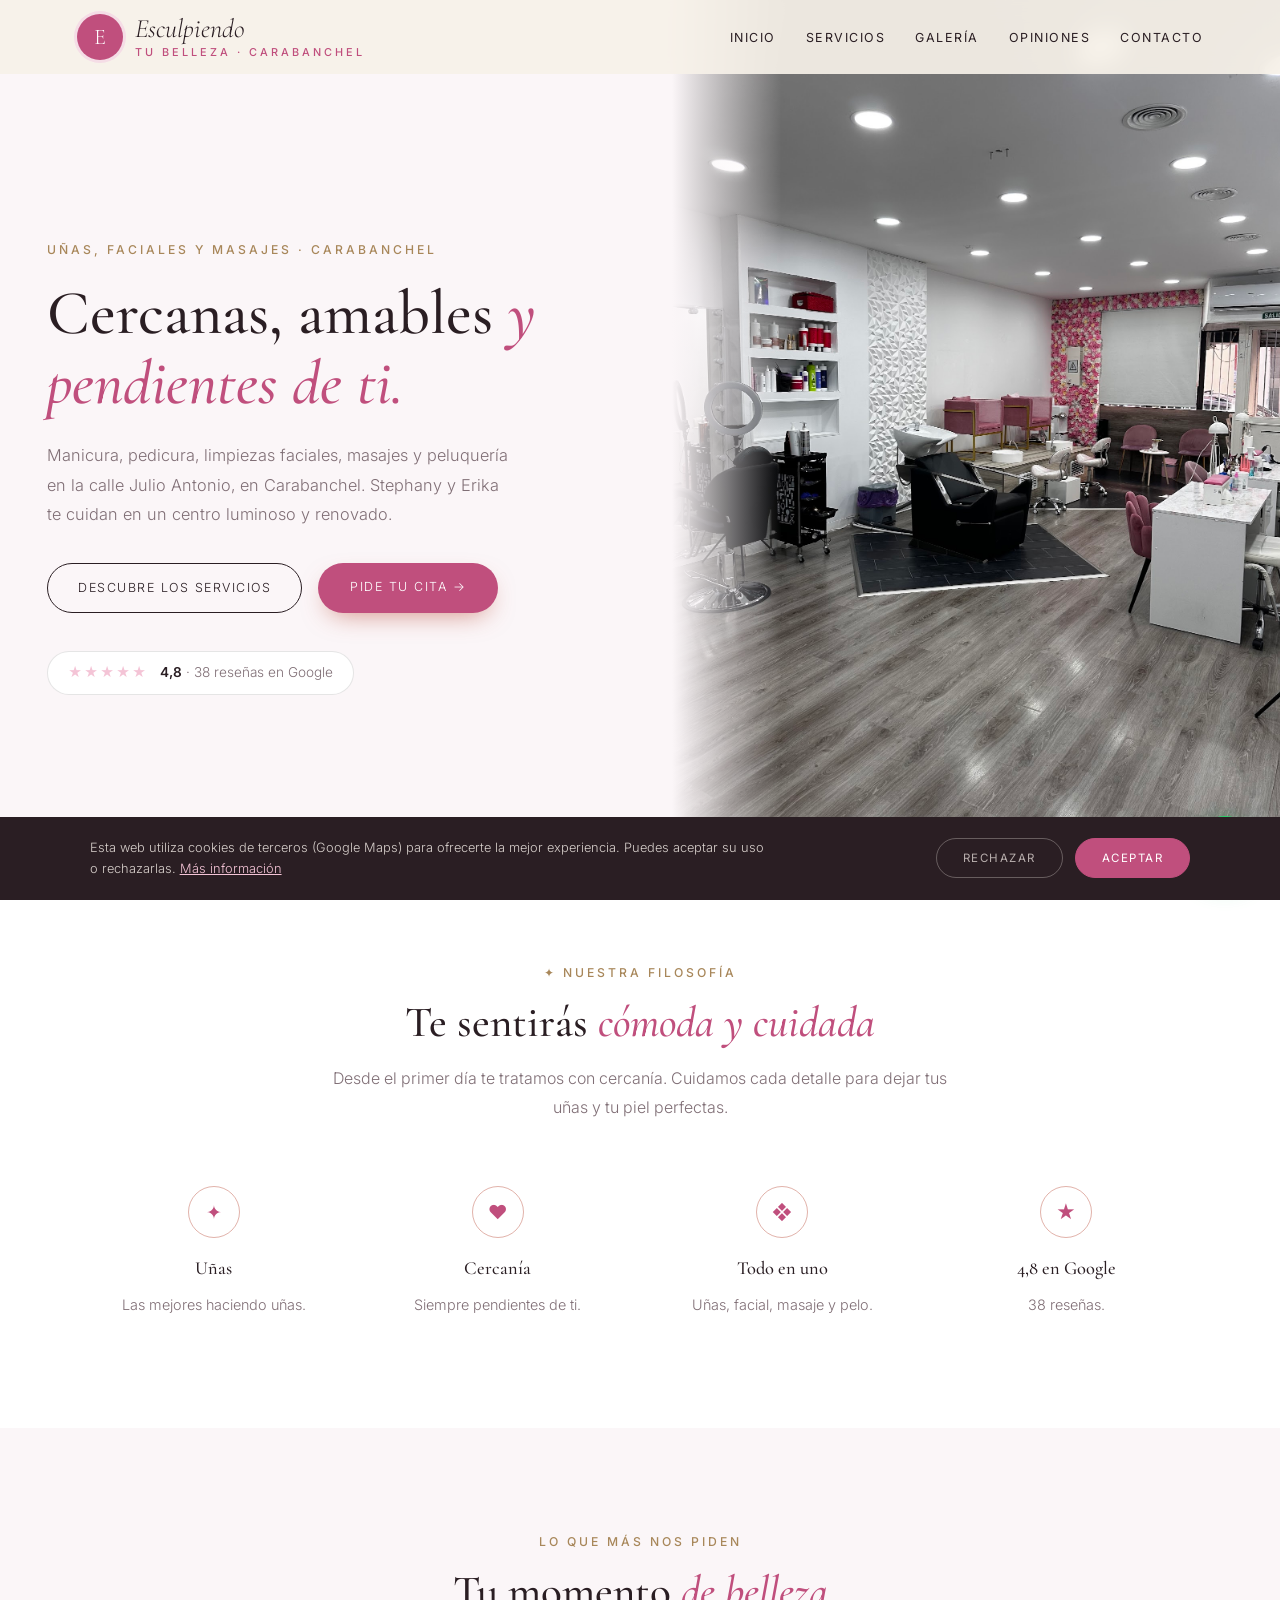
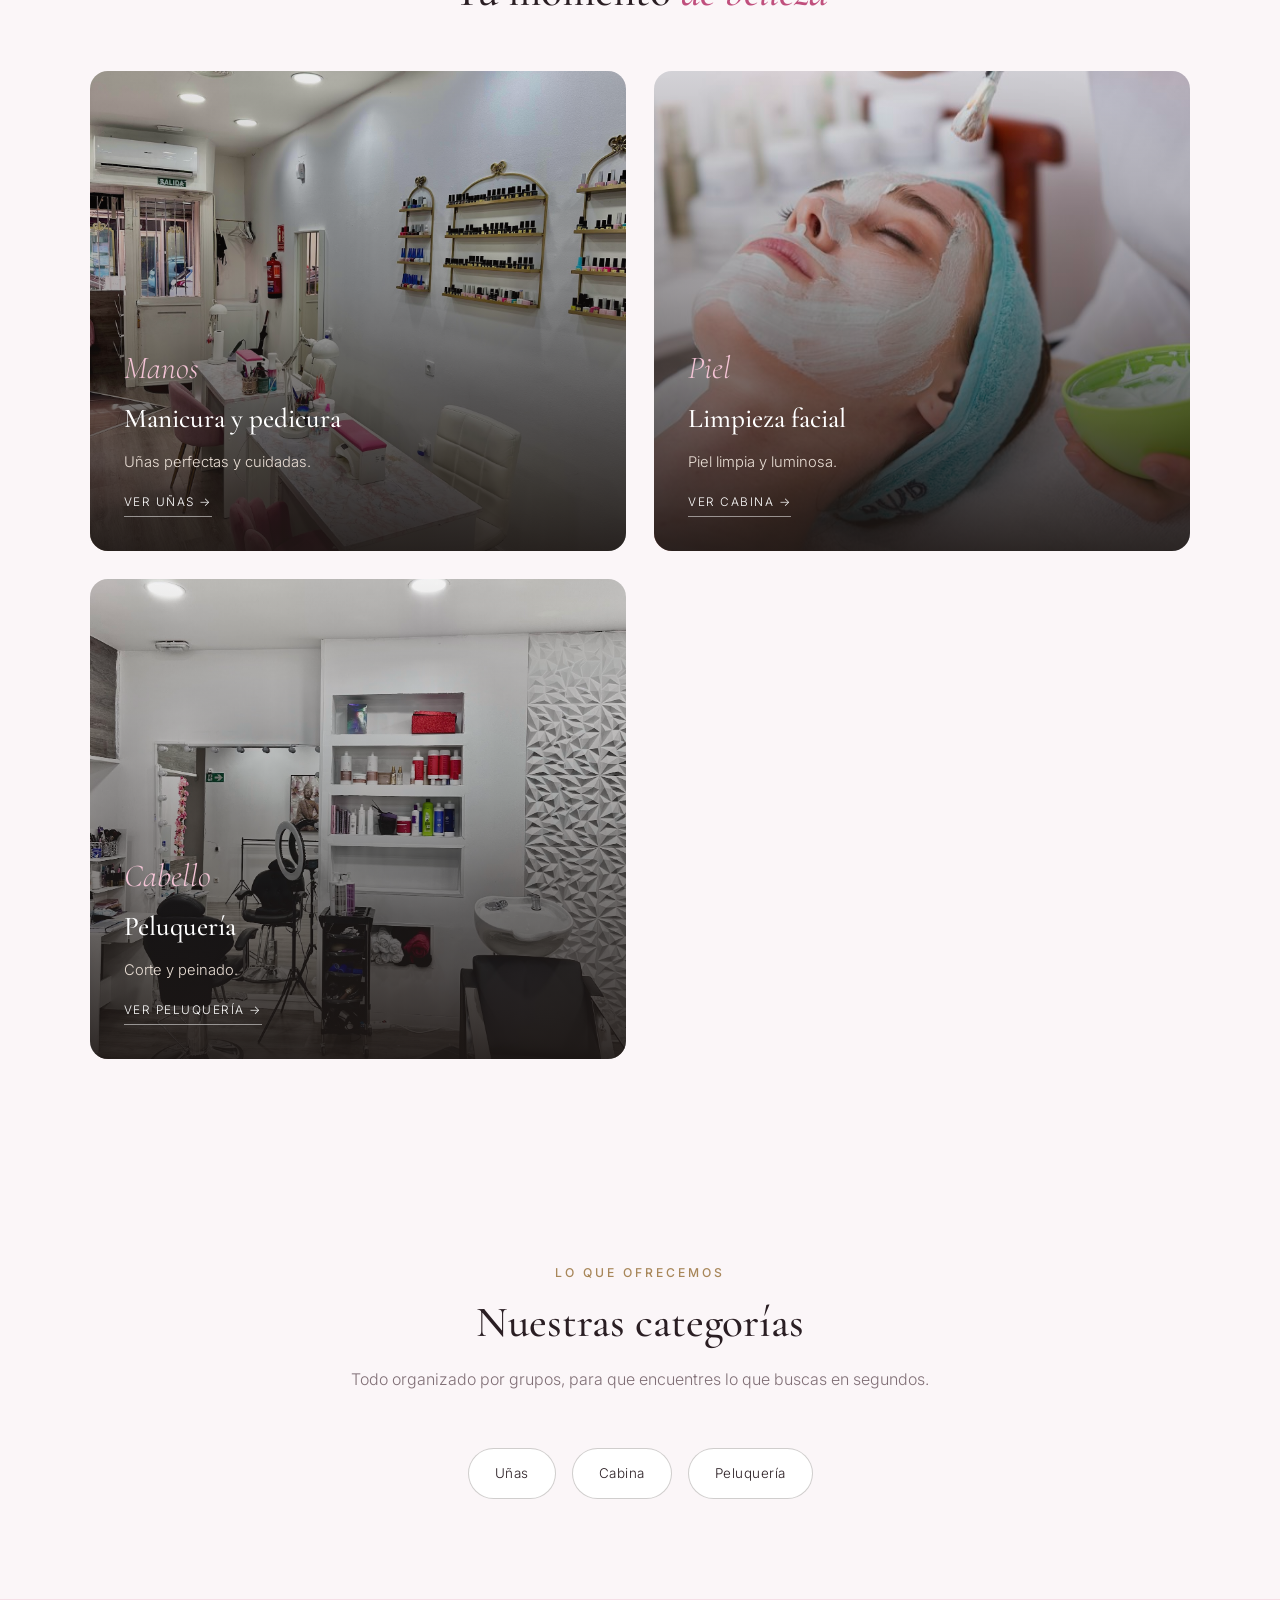
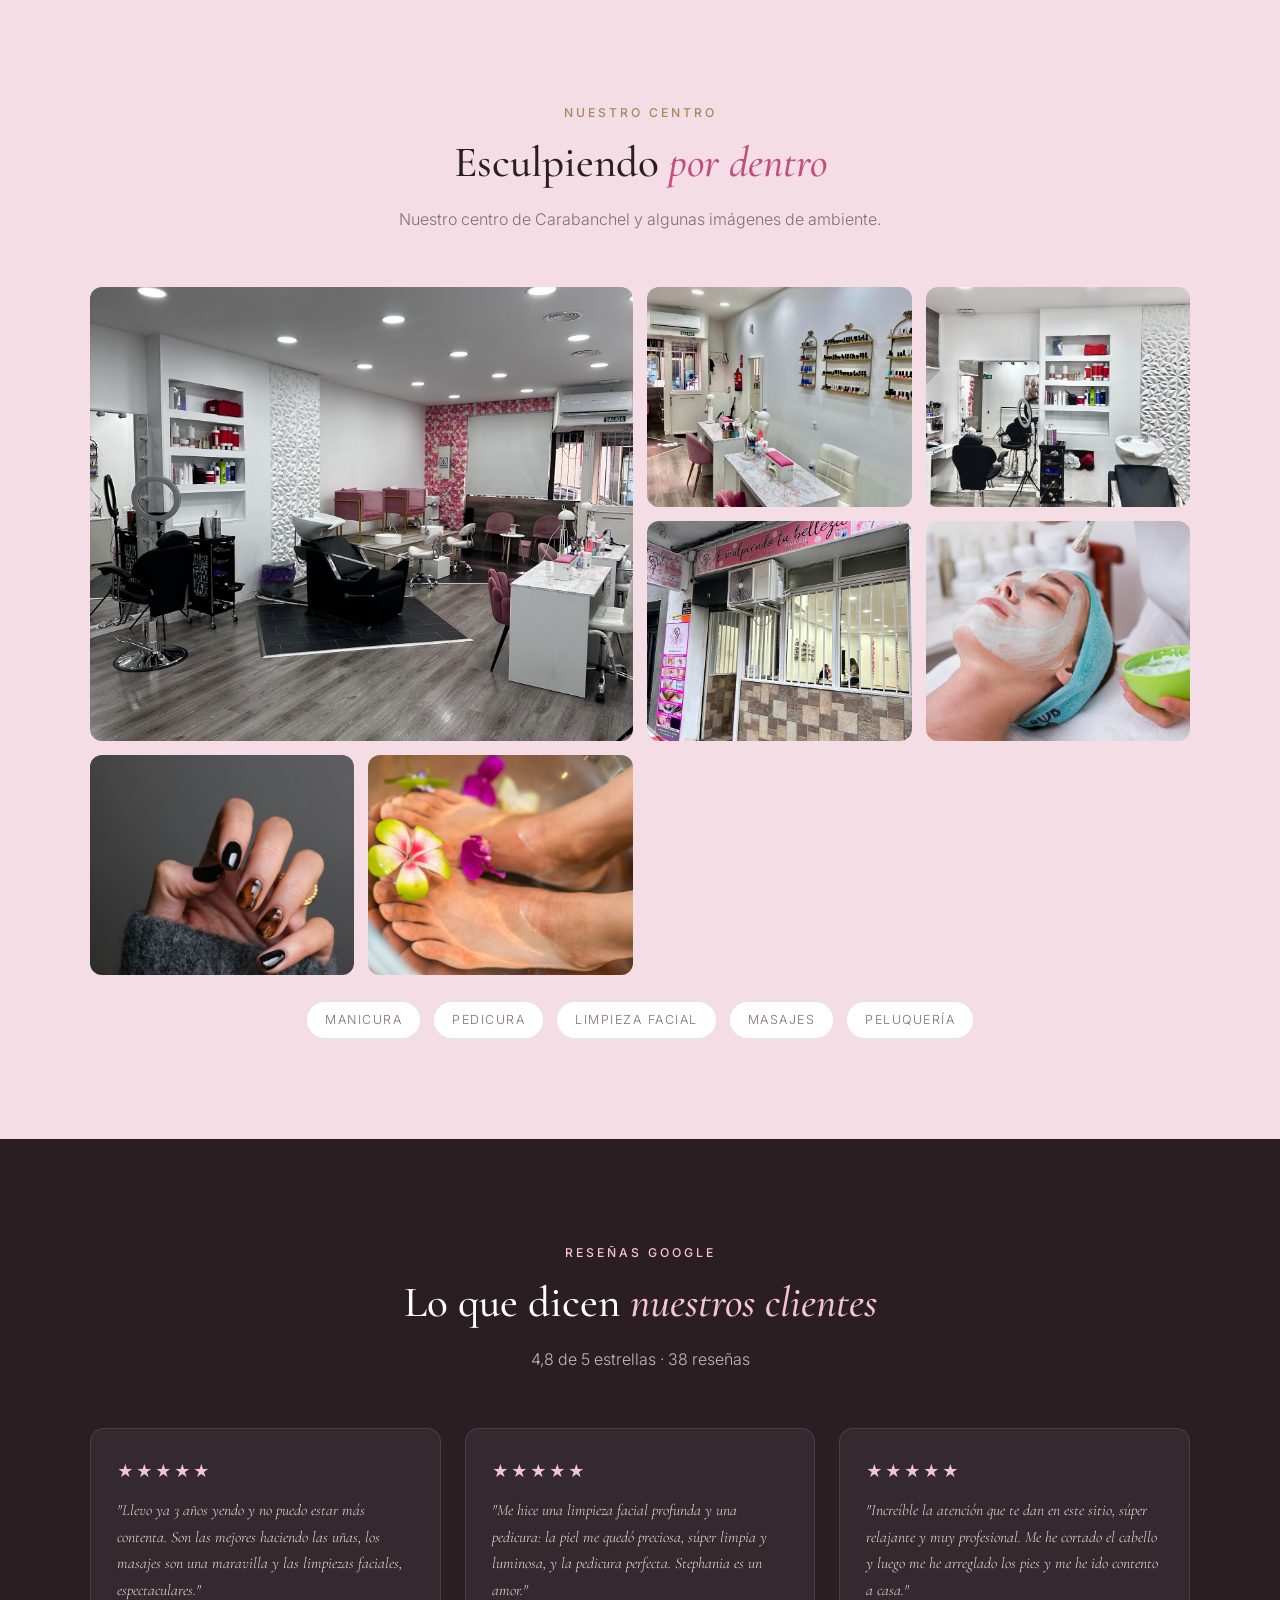
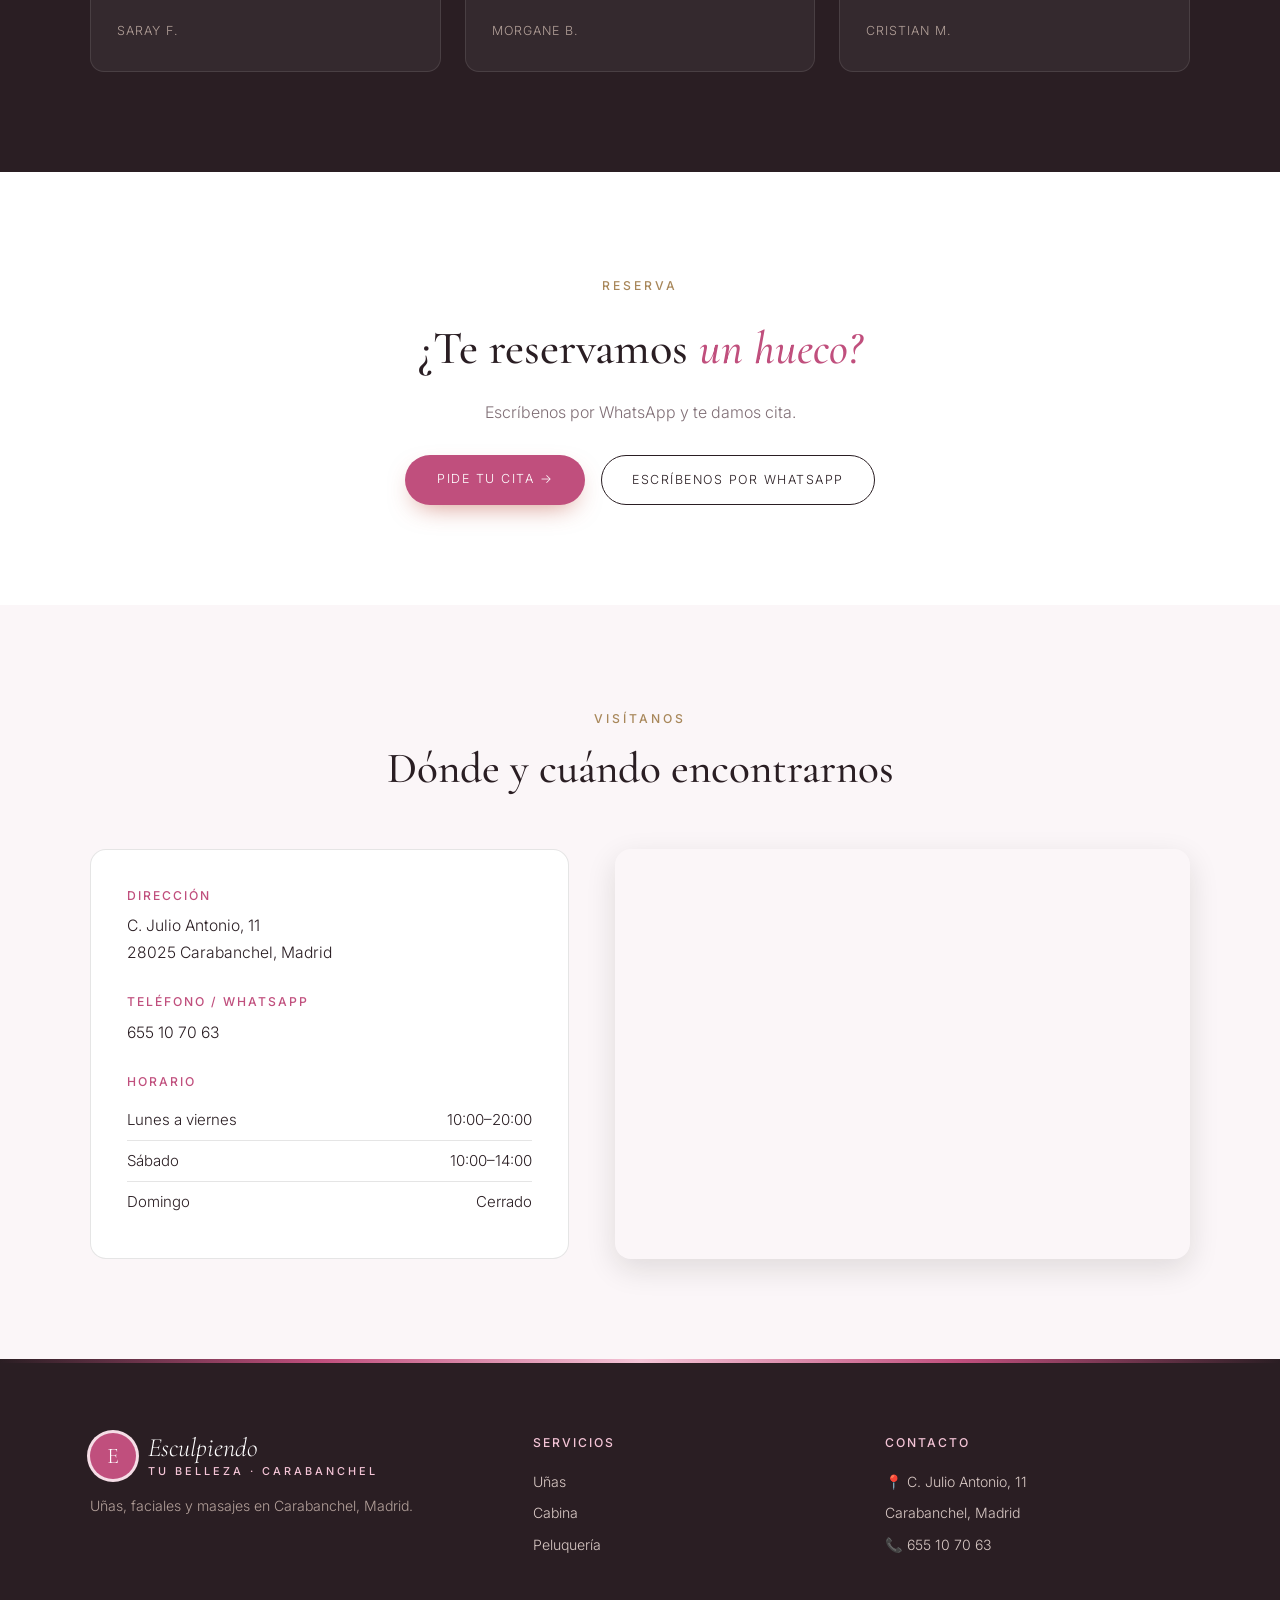
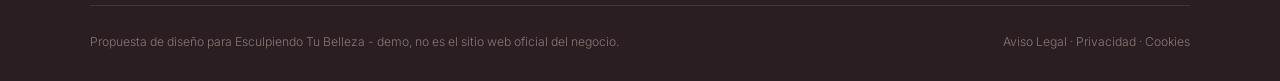
<file: index.html>
<!DOCTYPE html>
<html lang="es">
<head>
<meta charset="UTF-8">
<meta name="viewport" content="width=device-width, initial-scale=1.0">
<title>Esculpiendo Tu Belleza — Uñas, faciales y masajes en Carabanchel</title>
<meta name="description" content="Esculpiendo Tu Belleza, en C. Julio Antonio 11, Carabanchel (Madrid). Manicura, pedicura, limpiezas faciales, masajes y peluquería con Stephany y Erika. 4,8★ con 38 reseñas en Google.">
<meta name="theme-color" content="#2a1e23">
<meta property="og:title" content="Esculpiendo Tu Belleza · Madrid">
<meta property="og:image" content="maps_03.jpg">

<link rel="preconnect" href="https://fonts.googleapis.com"><link rel="preconnect" href="https://fonts.gstatic.com" crossorigin><link href="https://fonts.googleapis.com/css2?family=Cormorant+Garamond:ital,wght@0,500;0,600;1,500&family=Inter:wght@300;400;500;600&display=swap" rel="stylesheet">
<link rel="stylesheet" href="styles.css">
</head>
<body>

<header id="header">
  <a href="index.html" class="logo" aria-label="Esculpiendo Tu Belleza, inicio"><span class="logo-mark">E</span><span class="logo-text"><span class="script">Esculpiendo</span><small>tu belleza · Carabanchel</small></span></a>
  <nav id="nav" aria-label="Navegación principal"><ul><li><a href="index.html#inicio">Inicio</a></li><li><a href="servicios.html">Servicios</a></li><li><a href="index.html#galeria">Galería</a></li><li><a href="index.html#opiniones">Opiniones</a></li><li><a href="index.html#contacto">Contacto</a></li></ul></nav><button class="nav-toggle" id="navToggle" aria-label="Abrir menú">☰</button>
</header>

<section class="hero" id="inicio">
  <div class="hero-text">
    <span class="eyebrow">Uñas, faciales y masajes · Carabanchel</span>
    <h1>Cercanas, amables <em>y pendientes de ti.</em></h1>
    <p>Manicura, pedicura, limpiezas faciales, masajes y peluquería en la calle Julio Antonio, en Carabanchel. Stephany y Erika te cuidan en un centro luminoso y renovado.</p>
    <div class="hero-ctas">
      <a href="servicios.html" class="btn-outline">Descubre los servicios</a>
      <a href="https://wa.me/34655107063?text=Hola%2C%20he%20visto%20vuestra%20web%20y%20me%20gustar%C3%ADa%20pedir%20cita%20en%20Esculpiendo%20Tu%20Belleza" class="btn-solid" target="_blank" rel="noopener">Pide tu cita →</a>
    </div>
    <a class="hero-rating" href="https://www.google.com/maps/search/?api=1&query=Esculpiendo+Tu+Belleza,+Calle+Julio+Antonio+11,+Madrid" target="_blank" rel="noopener"><span class="stars">★★★★★</span><span><strong>4,8</strong> · 38 reseñas en Google</span></a>
  </div>
  <div class="hero-img"><img src="maps_03.jpg" alt="Interior de Esculpiendo Tu Belleza en Carabanchel" style="object-position:center 50%;"></div>
</section>

<section class="trust">
  <div class="section-head">
    <span class="eyebrow">✦ Nuestra filosofía</span>
    <h2>Te sentirás <em>cómoda y cuidada</em></h2>
    <p>Desde el primer día te tratamos con cercanía. Cuidamos cada detalle para dejar tus uñas y tu piel perfectas.</p>
  </div>
  <div class="trust-grid">
    <div class="trust-card"><span class="trust-ic">✦</span><h3>Uñas</h3><p>Las mejores haciendo uñas.</p></div>
    <div class="trust-card"><span class="trust-ic">♥</span><h3>Cercanía</h3><p>Siempre pendientes de ti.</p></div>
    <div class="trust-card"><span class="trust-ic">❖</span><h3>Todo en uno</h3><p>Uñas, facial, masaje y pelo.</p></div>
    <div class="trust-card"><span class="trust-ic">★</span><h3>4,8 en Google</h3><p>38 reseñas.</p></div>
  </div>
</section>

<section class="worlds">
  <div class="section-head">
    <span class="eyebrow">Lo que más nos piden</span>
    <h2>Tu momento <em>de belleza</em></h2>
  </div>
  <div class="worlds-grid">
    <a href="servicios.html#unas" class="world-card"><img src="maps_02.jpg" alt="Manicura y pedicura"><div class="world-text"><span class="script">Manos</span><h3>Manicura y pedicura</h3><p>Uñas perfectas y cuidadas.</p><span class="world-link">Ver uñas →</span></div></a>
    <a href="servicios.html#cabina" class="world-card"><img src="stock_01.jpg" alt="Limpieza facial"><div class="world-text"><span class="script">Piel</span><h3>Limpieza facial</h3><p>Piel limpia y luminosa.</p><span class="world-link">Ver cabina →</span></div></a>
    <a href="servicios.html#pelo" class="world-card"><img src="maps_01.jpg" alt="Peluquería"><div class="world-text"><span class="script">Cabello</span><h3>Peluquería</h3><p>Corte y peinado.</p><span class="world-link">Ver peluquería →</span></div></a>
  </div>
</section>

<section>
  <div class="section-head">
    <span class="eyebrow">Lo que ofrecemos</span>
    <h2>Nuestras categorías</h2>
    <p>Todo organizado por grupos, para que encuentres lo que buscas en segundos.</p>
  </div>
  <div class="cat-pills">
    <a href="servicios.html#unas" class="cat-pill">Uñas</a>
    <a href="servicios.html#cabina" class="cat-pill">Cabina</a>
    <a href="servicios.html#pelo" class="cat-pill">Peluquería</a>
  </div>
</section>

<section class="gallery-wrap" id="galeria">
  <div class="section-head">
    <span class="eyebrow">Nuestro centro</span>
    <h2>Esculpiendo <em>por dentro</em></h2>
    <p>Nuestro centro de Carabanchel y algunas imágenes de ambiente.</p>
  </div>
  <div class="gallery">
    <figure class="big"><img src="maps_03.jpg" alt="Interior del centro" loading="lazy"></figure>
    <figure><img src="maps_02.jpg" alt="Mesas de manicura" loading="lazy"></figure>
    <figure><img src="maps_01.jpg" alt="Zona de peluquería" loading="lazy"></figure>
    <figure><img src="maps_04.jpg" alt="Fachada en la calle Julio Antonio" loading="lazy"></figure>
    <figure><img src="stock_01.jpg" alt="Limpieza facial (imagen de ambiente)" loading="lazy"></figure>
    <figure><img src="stock_02.jpg" alt="Manicura (imagen de ambiente)" loading="lazy"></figure>
    <figure><img src="stock_03.jpg" alt="Pedicura (imagen de ambiente)" loading="lazy"></figure>
  </div>
  <div class="brands"><span>Manicura</span><span>Pedicura</span><span>Limpieza facial</span><span>Masajes</span><span>Peluquería</span></div>
</section>

<section class="reviews-wrap" id="opiniones">
  <div class="section-head">
    <span class="eyebrow">Reseñas Google</span>
    <h2>Lo que dicen <em>nuestros clientes</em></h2>
    <p>4,8 de 5 estrellas · 38 reseñas</p>
  </div>
  <div class="review-grid">
    <div class="review-card"><div class="stars">★★★★★</div><p>"Llevo ya 3 años yendo y no puedo estar más contenta. Son las mejores haciendo las uñas, los masajes son una maravilla y las limpiezas faciales, espectaculares."</p><cite>Saray F.</cite></div>
    <div class="review-card"><div class="stars">★★★★★</div><p>"Me hice una limpieza facial profunda y una pedicura: la piel me quedó preciosa, súper limpia y luminosa, y la pedicura perfecta. Stephania es un amor."</p><cite>Morgane B.</cite></div>
    <div class="review-card"><div class="stars">★★★★★</div><p>"Increíble la atención que te dan en este sitio, súper relajante y muy profesional. Me he cortado el cabello y luego me he arreglado los pies y me he ido contento a casa."</p><cite>Cristian M.</cite></div>
  </div>
</section>

<section class="cta-section">
  <span class="eyebrow">Reserva</span>
  <h2>¿Te reservamos <em>un hueco?</em></h2>
  <p>Escríbenos por WhatsApp y te damos cita.</p>
  <div class="cta-row">
    <a href="https://wa.me/34655107063?text=Hola%2C%20he%20visto%20vuestra%20web%20y%20me%20gustar%C3%ADa%20pedir%20cita%20en%20Esculpiendo%20Tu%20Belleza" class="btn-solid" target="_blank" rel="noopener">Pide tu cita →</a>
    <a href="https://wa.me/34655107063?text=Hola%2C%20he%20visto%20vuestra%20web%20y%20me%20gustar%C3%ADa%20pedir%20cita%20en%20Esculpiendo%20Tu%20Belleza" class="btn-outline" target="_blank" rel="noopener">Escríbenos por WhatsApp</a>
  </div>
</section>

<section class="contact-section" id="contacto">
  <div class="section-head">
    <span class="eyebrow">Visítanos</span>
    <h2>Dónde y cuándo encontrarnos</h2>
  </div>
  <div class="contact-grid">
    <div class="contact-info">
      <div class="contact-block"><h3>Dirección</h3><p>C. Julio Antonio, 11<br>28025 Carabanchel, Madrid</p></div>
      <div class="contact-block"><h3>Teléfono / WhatsApp</h3><p><a href="tel:+34655107063">655 10 70 63</a></p></div>
      <div class="contact-block"><h3>Horario</h3><ul class="hours-list"><li><span>Lunes a viernes</span><span>10:00–20:00</span></li><li><span>Sábado</span><span>10:00–14:00</span></li><li><span>Domingo</span><span>Cerrado</span></li></ul></div>
      
    </div>
    <div class="contact-map">
      <iframe title="Mapa de Esculpiendo Tu Belleza" src="https://www.google.com/maps?q=Esculpiendo+Tu+Belleza,+Calle+Julio+Antonio+11,+Madrid&output=embed" width="100%" height="100%" style="border:0;" allowfullscreen="" loading="lazy" referrerpolicy="no-referrer-when-downgrade"></iframe>
    </div>
  </div>
</section>

<footer>
  <div class="footer-grid">
    <div class="footer-brand">
      <a href="index.html" class="logo light"><span class="logo-mark">E</span><span class="logo-text"><span class="script">Esculpiendo</span><small>tu belleza · Carabanchel</small></span></a>
      <p>Uñas, faciales y masajes en Carabanchel, Madrid.</p>
    </div>
    <div><h4>Servicios</h4><ul><li><a href="servicios.html#unas">Uñas</a></li><li><a href="servicios.html#cabina">Cabina</a></li><li><a href="servicios.html#pelo">Peluquería</a></li></ul></div>
    <div><h4>Contacto</h4><ul><li>📍 C. Julio Antonio, 11</li><li>Carabanchel, Madrid</li><li>📞 <a href="tel:+34655107063">655 10 70 63</a></li></ul></div>
  </div>
  <div class="footer-bottom">
    <span>Propuesta de diseño para Esculpiendo Tu Belleza - demo, no es el sitio web oficial del negocio.</span>
    <span><a href="aviso-legal.html">Aviso Legal</a> &middot; <a href="politica-privacidad.html">Privacidad</a> &middot; <a href="politica-cookies.html">Cookies</a></span>
  </div>
</footer>

<div id="cookie-banner" class="cookie-banner"><p>Esta web utiliza cookies de terceros (Google Maps) para ofrecerte la mejor experiencia. Puedes aceptar su uso o rechazarlas. <a href="politica-cookies.html">Más información</a></p><div class="cookie-actions"><button onclick="setCookieChoice('rejected')" class="ck-reject">Rechazar</button><button onclick="setCookieChoice('accepted')" class="ck-accept">Aceptar</button></div></div>
<div class="social-fabs"><a class="wa-fab" href="https://wa.me/34655107063?text=Hola%2C%20he%20visto%20vuestra%20web%20y%20me%20gustar%C3%ADa%20pedir%20cita%20en%20Esculpiendo%20Tu%20Belleza" target="_blank" rel="noopener" aria-label="Escribir por WhatsApp"><svg width="28" height="28" viewBox="0 0 24 24" fill="white"><path d="M17.5 14.4c-.3-.1-1.8-.9-2-1s-.5-.1-.7.1-.8 1-.9 1.2-.3.2-.6.1a8.2 8.2 0 0 1-2.4-1.5 9 9 0 0 1-1.7-2.1c-.2-.3 0-.5.1-.6l.4-.5.3-.5v-.5l-.9-2.2c-.2-.6-.5-.5-.7-.5h-.6a1.1 1.1 0 0 0-.8.4 3.4 3.4 0 0 0-1 2.5 5.9 5.9 0 0 0 1.2 3.1 13.5 13.5 0 0 0 5.2 4.6c2.6 1 2.6.7 3.1.6a2.6 2.6 0 0 0 1.7-1.2 2.1 2.1 0 0 0 .2-1.2c-.1-.1-.3-.2-.6-.3ZM12 21.8a9.8 9.8 0 0 1-5-1.4l-.4-.2-3.7 1 1-3.6-.2-.4A9.8 9.8 0 1 1 12 21.8Zm8.4-18.3A11.8 11.8 0 0 0 1.8 17.7L.2 23.8l6.3-1.6a11.8 11.8 0 0 0 5.6 1.4A11.8 11.8 0 0 0 20.4 3.5Z"/></svg></a></div>
<script src="main.js"></script>
</body>
</html>
</file>
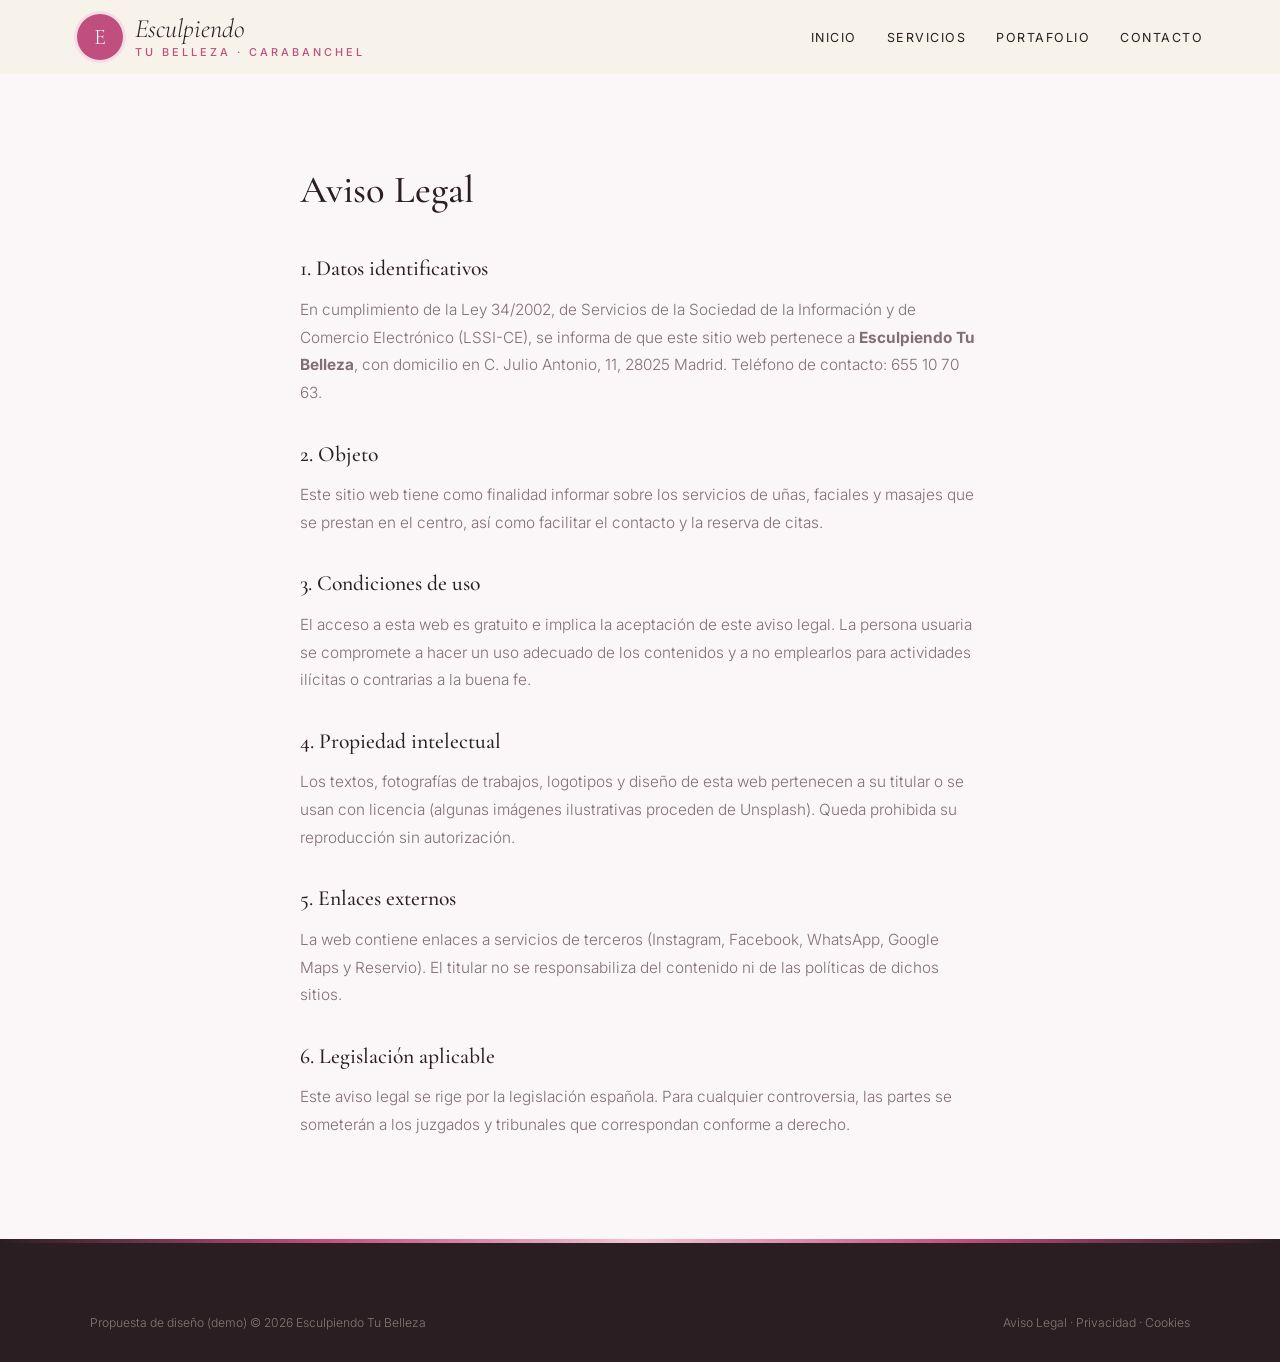
<file: aviso-legal.html>
<!DOCTYPE html>
<html lang="es">
<head>
<meta charset="UTF-8">
<meta name="viewport" content="width=device-width, initial-scale=1.0">
<title>Aviso Legal — Esculpiendo Tu Belleza</title>
<meta name="robots" content="noindex">

<link rel="preconnect" href="https://fonts.googleapis.com">
<link href="https://fonts.googleapis.com/css2?family=Cormorant+Garamond:ital,wght@0,500;0,600;1,500&family=Inter:wght@300;400;500;600&display=swap" rel="stylesheet">
<link rel="stylesheet" href="styles.css">
</head>
<body>
<header id="header" class="scrolled">
  <a href="index.html" class="logo" aria-label="Esculpiendo Tu Belleza, inicio">
    <span class="logo-mark">E</span>
    <span class="logo-text"><span class="script">Esculpiendo</span><small>tu belleza · Carabanchel</small></span>
  </a>
  <nav id="nav" aria-label="Navegación principal">
    <ul>
      <li><a href="index.html#inicio">Inicio</a></li>
      <li><a href="servicios.html">Servicios</a></li>
      <li><a href="portafolio.html">Portafolio</a></li>
      <li><a href="index.html#contacto">Contacto</a></li>
    </ul>
  </nav>
  <button class="nav-toggle" id="navToggle" aria-label="Abrir menú">☰</button>
</header>
<main class="legal"><h1>Aviso Legal</h1>
<h2>1. Datos identificativos</h2>
<p>En cumplimiento de la Ley 34/2002, de Servicios de la Sociedad de la Información y de Comercio Electrónico (LSSI-CE), se informa de que este sitio web pertenece a <strong>Esculpiendo Tu Belleza</strong>, con domicilio en C. Julio Antonio, 11, 28025 Madrid. Teléfono de contacto: 655 10 70 63.</p>
<h2>2. Objeto</h2>
<p>Este sitio web tiene como finalidad informar sobre los servicios de uñas, faciales y masajes que se prestan en el centro, así como facilitar el contacto y la reserva de citas.</p>
<h2>3. Condiciones de uso</h2>
<p>El acceso a esta web es gratuito e implica la aceptación de este aviso legal. La persona usuaria se compromete a hacer un uso adecuado de los contenidos y a no emplearlos para actividades ilícitas o contrarias a la buena fe.</p>
<h2>4. Propiedad intelectual</h2>
<p>Los textos, fotografías de trabajos, logotipos y diseño de esta web pertenecen a su titular o se usan con licencia (algunas imágenes ilustrativas proceden de Unsplash). Queda prohibida su reproducción sin autorización.</p>
<h2>5. Enlaces externos</h2>
<p>La web contiene enlaces a servicios de terceros (Instagram, Facebook, WhatsApp, Google Maps y Reservio). El titular no se responsabiliza del contenido ni de las políticas de dichos sitios.</p>
<h2>6. Legislación aplicable</h2>
<p>Este aviso legal se rige por la legislación española. Para cualquier controversia, las partes se someterán a los juzgados y tribunales que correspondan conforme a derecho.</p></main>
<footer>
  <div class="footer-bottom" style="margin-top:0">
    <span>Propuesta de diseño (demo) © 2026 Esculpiendo Tu Belleza</span>
    <span><a href="aviso-legal.html">Aviso Legal</a> &middot; <a href="politica-privacidad.html">Privacidad</a> &middot; <a href="politica-cookies.html">Cookies</a></span>
  </div>
</footer>
<script src="main.js"></script>
</body>
</html>
</file>
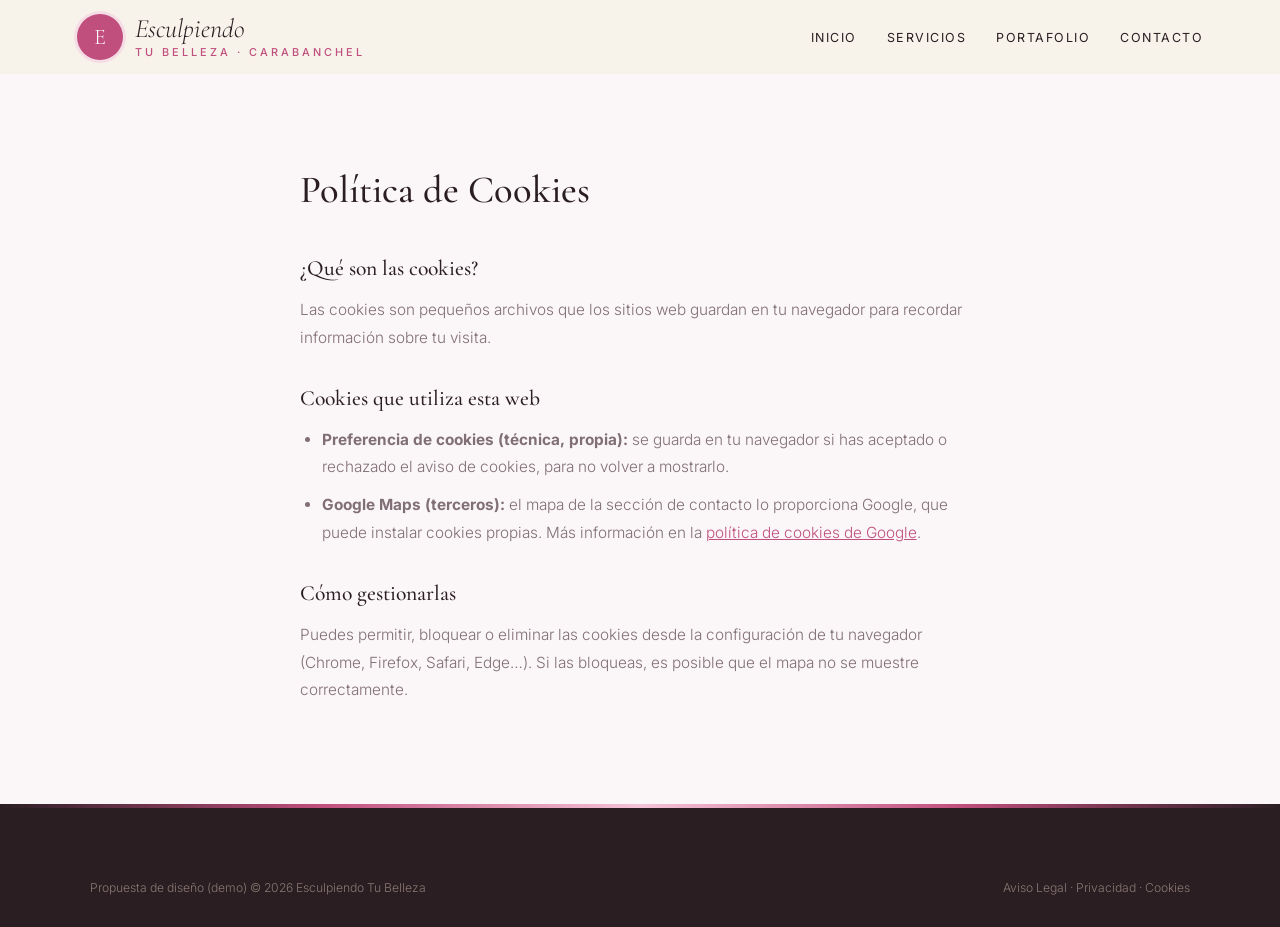
<file: politica-cookies.html>
<!DOCTYPE html>
<html lang="es">
<head>
<meta charset="UTF-8">
<meta name="viewport" content="width=device-width, initial-scale=1.0">
<title>Política de Cookies — Esculpiendo Tu Belleza</title>
<meta name="robots" content="noindex">

<link rel="preconnect" href="https://fonts.googleapis.com">
<link href="https://fonts.googleapis.com/css2?family=Cormorant+Garamond:ital,wght@0,500;0,600;1,500&family=Inter:wght@300;400;500;600&display=swap" rel="stylesheet">
<link rel="stylesheet" href="styles.css">
</head>
<body>
<header id="header" class="scrolled">
  <a href="index.html" class="logo" aria-label="Esculpiendo Tu Belleza, inicio">
    <span class="logo-mark">E</span>
    <span class="logo-text"><span class="script">Esculpiendo</span><small>tu belleza · Carabanchel</small></span>
  </a>
  <nav id="nav" aria-label="Navegación principal">
    <ul>
      <li><a href="index.html#inicio">Inicio</a></li>
      <li><a href="servicios.html">Servicios</a></li>
      <li><a href="portafolio.html">Portafolio</a></li>
      <li><a href="index.html#contacto">Contacto</a></li>
    </ul>
  </nav>
  <button class="nav-toggle" id="navToggle" aria-label="Abrir menú">☰</button>
</header>
<main class="legal"><h1>Política de Cookies</h1>
<h2>¿Qué son las cookies?</h2>
<p>Las cookies son pequeños archivos que los sitios web guardan en tu navegador para recordar información sobre tu visita.</p>
<h2>Cookies que utiliza esta web</h2>
<ul>
<li><strong>Preferencia de cookies (técnica, propia):</strong> se guarda en tu navegador si has aceptado o rechazado el aviso de cookies, para no volver a mostrarlo.</li>
<li><strong>Google Maps (terceros):</strong> el mapa de la sección de contacto lo proporciona Google, que puede instalar cookies propias. Más información en la <a href="https://policies.google.com/technologies/cookies" target="_blank" rel="noopener">política de cookies de Google</a>.</li>
</ul>
<h2>Cómo gestionarlas</h2>
<p>Puedes permitir, bloquear o eliminar las cookies desde la configuración de tu navegador (Chrome, Firefox, Safari, Edge…). Si las bloqueas, es posible que el mapa no se muestre correctamente.</p></main>
<footer>
  <div class="footer-bottom" style="margin-top:0">
    <span>Propuesta de diseño (demo) © 2026 Esculpiendo Tu Belleza</span>
    <span><a href="aviso-legal.html">Aviso Legal</a> &middot; <a href="politica-privacidad.html">Privacidad</a> &middot; <a href="politica-cookies.html">Cookies</a></span>
  </div>
</footer>
<script src="main.js"></script>
</body>
</html>
</file>
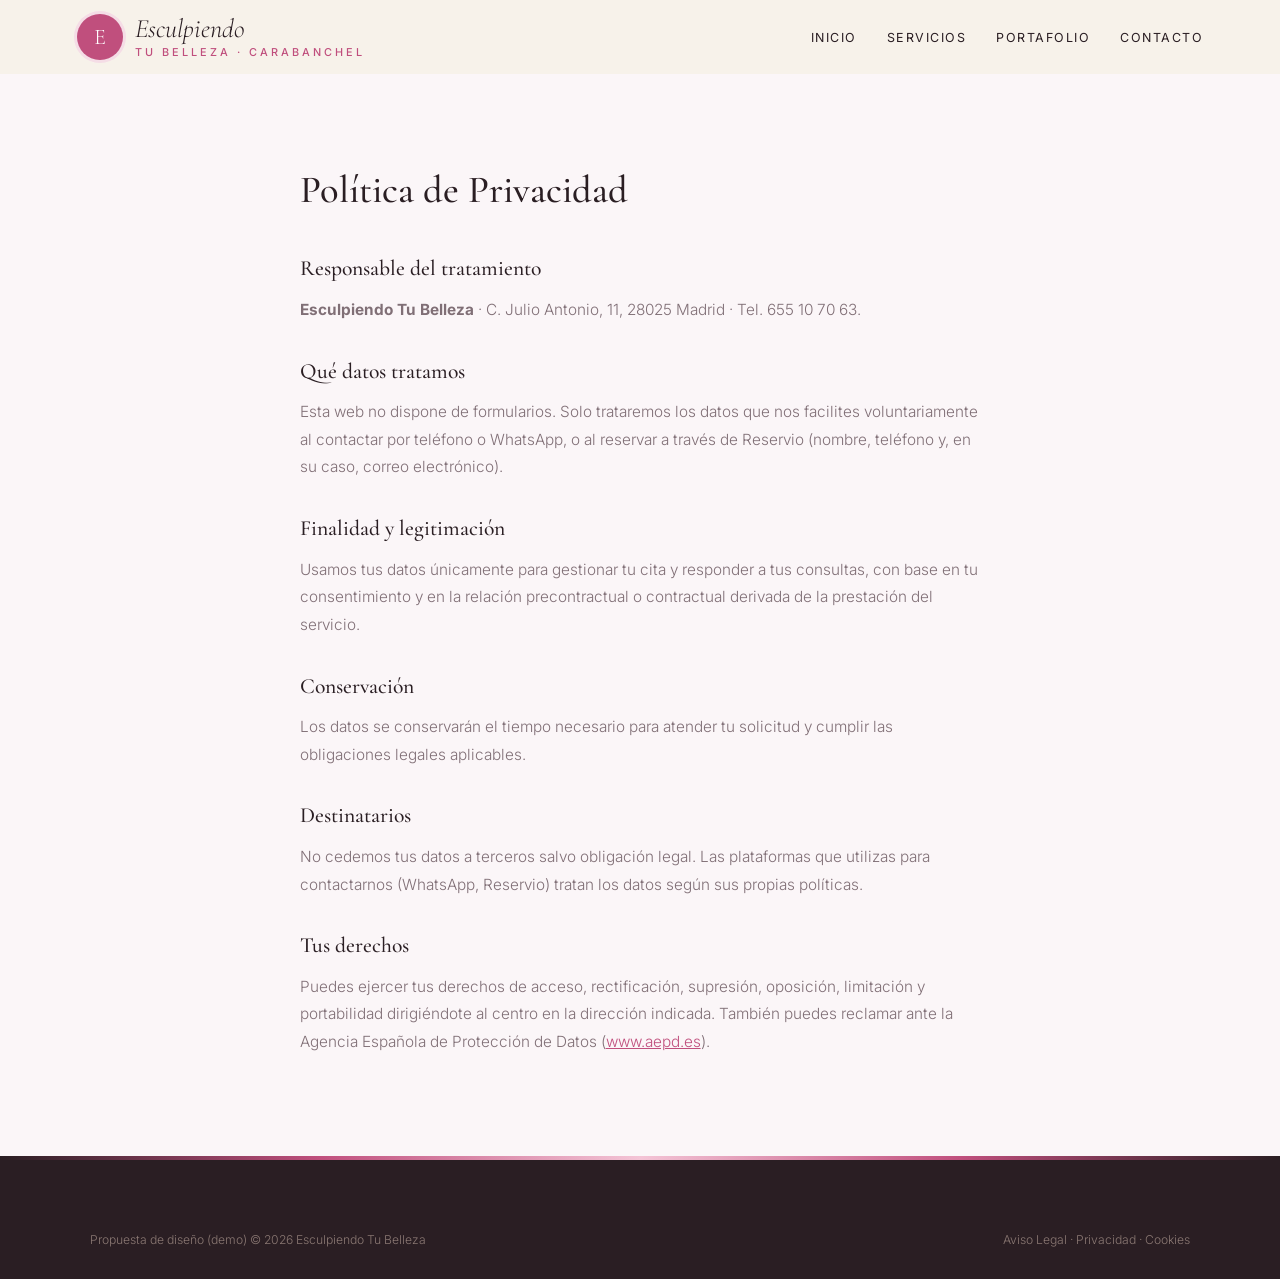
<file: politica-privacidad.html>
<!DOCTYPE html>
<html lang="es">
<head>
<meta charset="UTF-8">
<meta name="viewport" content="width=device-width, initial-scale=1.0">
<title>Política de Privacidad — Esculpiendo Tu Belleza</title>
<meta name="robots" content="noindex">

<link rel="preconnect" href="https://fonts.googleapis.com">
<link href="https://fonts.googleapis.com/css2?family=Cormorant+Garamond:ital,wght@0,500;0,600;1,500&family=Inter:wght@300;400;500;600&display=swap" rel="stylesheet">
<link rel="stylesheet" href="styles.css">
</head>
<body>
<header id="header" class="scrolled">
  <a href="index.html" class="logo" aria-label="Esculpiendo Tu Belleza, inicio">
    <span class="logo-mark">E</span>
    <span class="logo-text"><span class="script">Esculpiendo</span><small>tu belleza · Carabanchel</small></span>
  </a>
  <nav id="nav" aria-label="Navegación principal">
    <ul>
      <li><a href="index.html#inicio">Inicio</a></li>
      <li><a href="servicios.html">Servicios</a></li>
      <li><a href="portafolio.html">Portafolio</a></li>
      <li><a href="index.html#contacto">Contacto</a></li>
    </ul>
  </nav>
  <button class="nav-toggle" id="navToggle" aria-label="Abrir menú">☰</button>
</header>
<main class="legal"><h1>Política de Privacidad</h1>
<h2>Responsable del tratamiento</h2>
<p><strong>Esculpiendo Tu Belleza</strong> · C. Julio Antonio, 11, 28025 Madrid · Tel. 655 10 70 63.</p>
<h2>Qué datos tratamos</h2>
<p>Esta web no dispone de formularios. Solo trataremos los datos que nos facilites voluntariamente al contactar por teléfono o WhatsApp, o al reservar a través de Reservio (nombre, teléfono y, en su caso, correo electrónico).</p>
<h2>Finalidad y legitimación</h2>
<p>Usamos tus datos únicamente para gestionar tu cita y responder a tus consultas, con base en tu consentimiento y en la relación precontractual o contractual derivada de la prestación del servicio.</p>
<h2>Conservación</h2>
<p>Los datos se conservarán el tiempo necesario para atender tu solicitud y cumplir las obligaciones legales aplicables.</p>
<h2>Destinatarios</h2>
<p>No cedemos tus datos a terceros salvo obligación legal. Las plataformas que utilizas para contactarnos (WhatsApp, Reservio) tratan los datos según sus propias políticas.</p>
<h2>Tus derechos</h2>
<p>Puedes ejercer tus derechos de acceso, rectificación, supresión, oposición, limitación y portabilidad dirigiéndote al centro en la dirección indicada. También puedes reclamar ante la Agencia Española de Protección de Datos (<a href="https://www.aepd.es" target="_blank" rel="noopener">www.aepd.es</a>).</p></main>
<footer>
  <div class="footer-bottom" style="margin-top:0">
    <span>Propuesta de diseño (demo) © 2026 Esculpiendo Tu Belleza</span>
    <span><a href="aviso-legal.html">Aviso Legal</a> &middot; <a href="politica-privacidad.html">Privacidad</a> &middot; <a href="politica-cookies.html">Cookies</a></span>
  </div>
</footer>
<script src="main.js"></script>
</body>
</html>
</file>
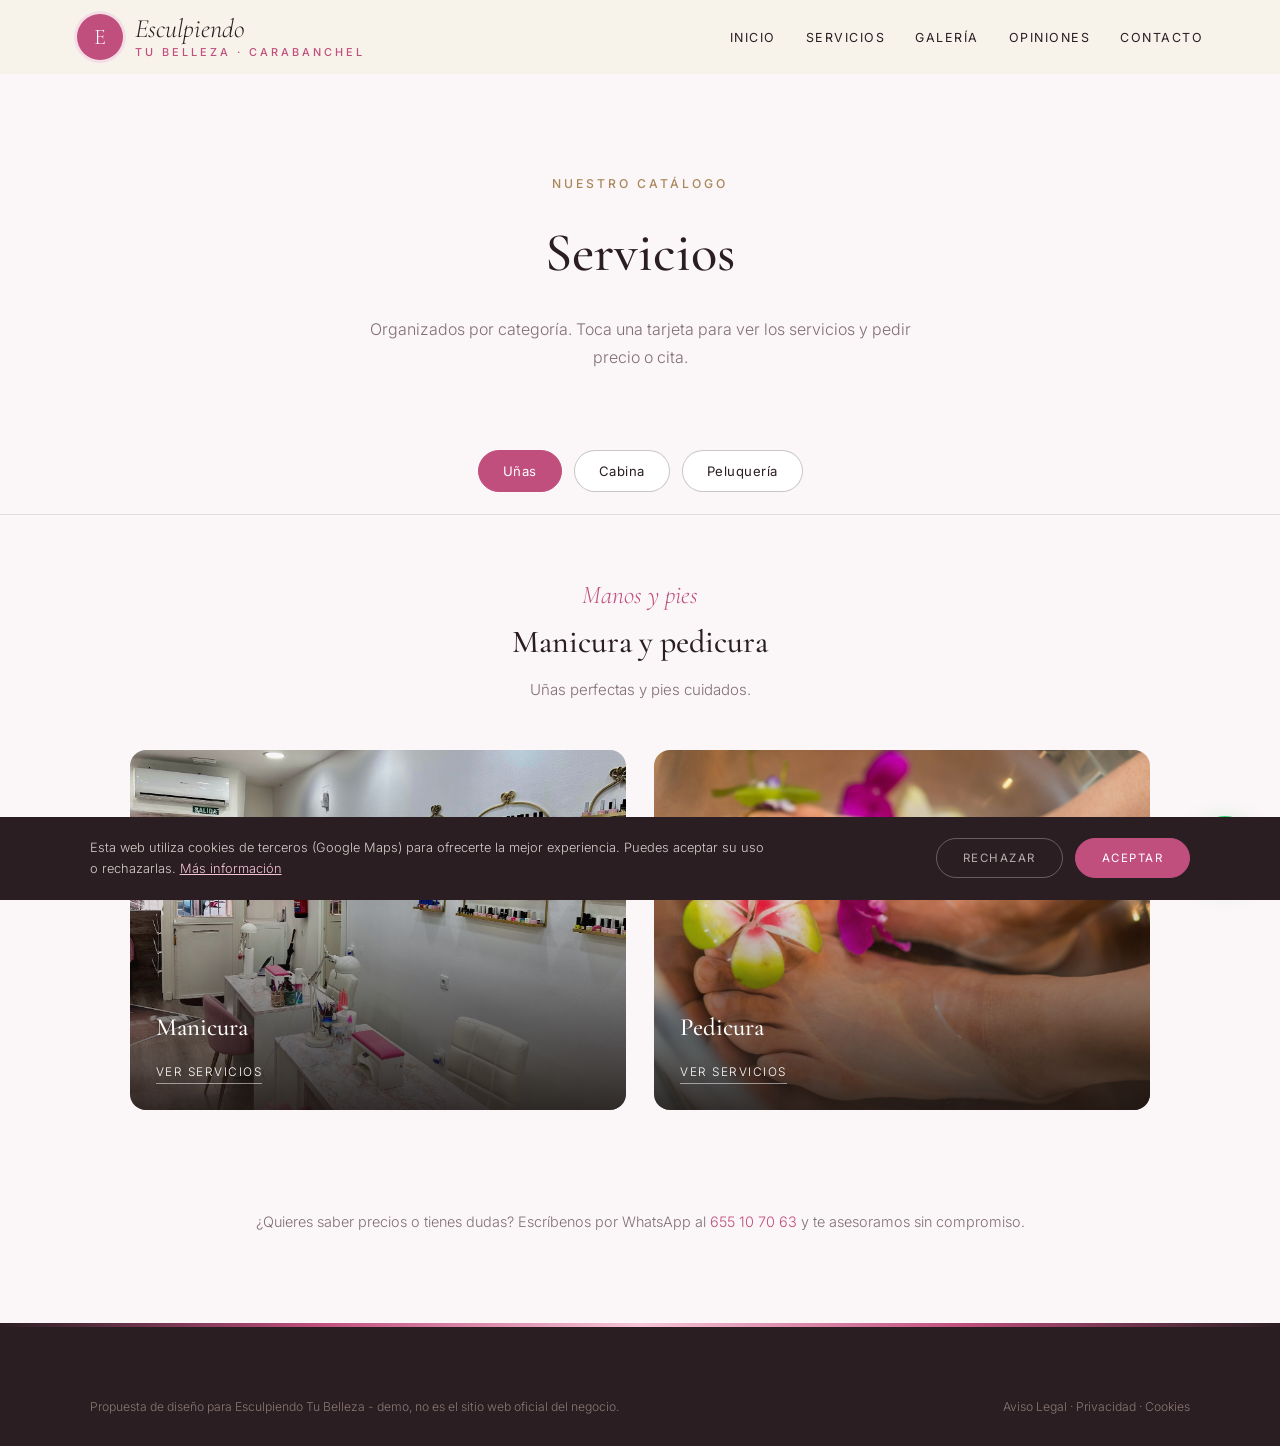
<file: servicios.html>
<!DOCTYPE html>
<html lang="es">
<head>
<meta charset="UTF-8">
<meta name="viewport" content="width=device-width, initial-scale=1.0">
<title>Servicios — Esculpiendo Tu Belleza · Madrid</title>
<meta name="description" content="Servicios de Esculpiendo Tu Belleza en Madrid.">

<link rel="preconnect" href="https://fonts.googleapis.com"><link rel="preconnect" href="https://fonts.gstatic.com" crossorigin><link href="https://fonts.googleapis.com/css2?family=Cormorant+Garamond:ital,wght@0,500;0,600;1,500&family=Inter:wght@300;400;500;600&display=swap" rel="stylesheet">
<link rel="stylesheet" href="styles.css">
</head>
<body>

<header id="header" class="scrolled">
  <a href="index.html" class="logo" aria-label="Esculpiendo Tu Belleza, inicio"><span class="logo-mark">E</span><span class="logo-text"><span class="script">Esculpiendo</span><small>tu belleza · Carabanchel</small></span></a>
  <nav id="nav" aria-label="Navegación principal"><ul><li><a href="index.html#inicio">Inicio</a></li><li><a href="servicios.html">Servicios</a></li><li><a href="index.html#galeria">Galería</a></li><li><a href="index.html#opiniones">Opiniones</a></li><li><a href="index.html#contacto">Contacto</a></li></ul></nav><button class="nav-toggle" id="navToggle" aria-label="Abrir menú">☰</button>
</header>

<div class="page-hero">
  <span class="eyebrow">Nuestro catálogo</span>
  <h1>Servicios</h1>
  <p>Organizados por categoría. Toca una tarjeta para ver los servicios y pedir precio o cita.</p>
</div>

<div class="tabs">
  <button class="tab-btn active" data-tab="unas">Uñas</button>
  <button class="tab-btn" data-tab="cabina">Cabina</button>
  <button class="tab-btn" data-tab="pelo">Peluquería</button>
  
</div>

<div class="tab-panel active" id="unas">
  <div class="tab-intro"><span class="script">Manos y pies</span><h2>Manicura y pedicura</h2><p>Uñas perfectas y pies cuidados.</p></div>
  <div class="cat-grid">
    <div class="cat-card" onclick="openModal('manicura')"><img src="maps_02.jpg" alt="Manicura" loading="lazy"><div class="cat-card-text"><h3>Manicura</h3><span>Ver servicios</span></div></div>
    <div class="cat-card" onclick="openModal('pedicura')"><img src="stock_03.jpg" alt="Pedicura" loading="lazy"><div class="cat-card-text"><h3>Pedicura</h3><span>Ver servicios</span></div></div>
  </div>
</div>

<div class="tab-panel" id="cabina">
  <div class="tab-intro"><span class="script">Relax</span><h2>Facial y masajes</h2><p>Para que tu piel y tu cuerpo lo noten.</p></div>
  <div class="cat-grid">
    <div class="cat-card" onclick="openModal('facial')"><img src="stock_01.jpg" alt="Limpieza facial" loading="lazy"><div class="cat-card-text"><h3>Limpieza facial</h3><span>Ver servicios</span></div></div>
    <div class="cat-card" onclick="openModal('masajes')"><img src="maps_03.jpg" alt="Masajes" loading="lazy"><div class="cat-card-text"><h3>Masajes</h3><span>Ver servicios</span></div></div>
  </div>
</div>

<div class="tab-panel" id="pelo">
  <div class="tab-intro"><span class="script">Cabello</span><h2>Peluquería</h2><p>Corte y arreglo.</p></div>
  <div class="cat-grid single">
    <div class="cat-card" onclick="openModal('corte')"><img src="maps_01.jpg" alt="Corte de pelo" loading="lazy"><div class="cat-card-text"><h3>Corte de pelo</h3><span>Ver servicios</span></div></div>
  </div>
</div>


<p class="services-note">¿Quieres saber precios o tienes dudas? Escríbenos por WhatsApp al <a href="https://wa.me/34655107063" target="_blank" rel="noopener" style="color:var(--red)">655 10 70 63</a> y te asesoramos sin compromiso.</p>

<div class="modal-overlay" id="modal-manicura"><div class="modal">
  <button class="modal-close" onclick="closeModal('manicura')" aria-label="Cerrar">×</button>
  <h3>Manicura</h3><p class="modal-sub">Manos</p>
  <div class="svc-row"><div><div class="svc-name">Manicura</div><span class="svc-desc"></span></div><div class="svc-price">Consultar</div></div>
  <a class="modal-cta alt" href="https://wa.me/34655107063?text=Hola%2C%20quiero%20informaci%C3%B3n%20sobre%20manicura" target="_blank" rel="noopener">Pedir cita por WhatsApp</a>
</div></div>

<div class="modal-overlay" id="modal-pedicura"><div class="modal">
  <button class="modal-close" onclick="closeModal('pedicura')" aria-label="Cerrar">×</button>
  <h3>Pedicura</h3><p class="modal-sub">Pies</p>
  <div class="svc-row"><div><div class="svc-name">Pedicura</div><span class="svc-desc"></span></div><div class="svc-price">Consultar</div></div>
  <a class="modal-cta alt" href="https://wa.me/34655107063?text=Hola%2C%20quiero%20informaci%C3%B3n%20sobre%20pedicura" target="_blank" rel="noopener">Pedir cita por WhatsApp</a>
</div></div>

<div class="modal-overlay" id="modal-facial"><div class="modal">
  <button class="modal-close" onclick="closeModal('facial')" aria-label="Cerrar">×</button>
  <h3>Limpieza facial</h3><p class="modal-sub">Profunda</p>
  <div class="svc-row"><div><div class="svc-name">Limpieza facial profunda</div><span class="svc-desc"></span></div><div class="svc-price">Consultar</div></div>
  <div class="svc-row"><div><div class="svc-name">Tratamientos faciales</div><span class="svc-desc"></span></div><div class="svc-price">Consultar</div></div>
  <a class="modal-cta alt" href="https://wa.me/34655107063?text=Hola%2C%20quiero%20informaci%C3%B3n%20sobre%20limpieza%20facial" target="_blank" rel="noopener">Pedir cita por WhatsApp</a>
</div></div>

<div class="modal-overlay" id="modal-masajes"><div class="modal">
  <button class="modal-close" onclick="closeModal('masajes')" aria-label="Cerrar">×</button>
  <h3>Masajes</h3><p class="modal-sub">Relajantes</p>
  <div class="svc-row"><div><div class="svc-name">Masajes</div><span class="svc-desc"></span></div><div class="svc-price">Consultar</div></div>
  <a class="modal-cta alt" href="https://wa.me/34655107063?text=Hola%2C%20quiero%20informaci%C3%B3n%20sobre%20masajes" target="_blank" rel="noopener">Pedir cita por WhatsApp</a>
</div></div>

<div class="modal-overlay" id="modal-corte"><div class="modal">
  <button class="modal-close" onclick="closeModal('corte')" aria-label="Cerrar">×</button>
  <h3>Corte de pelo</h3><p class="modal-sub">Peluquería</p>
  <div class="svc-row"><div><div class="svc-name">Corte de pelo</div><span class="svc-desc"></span></div><div class="svc-price">Consultar</div></div>
  <a class="modal-cta alt" href="https://wa.me/34655107063?text=Hola%2C%20quiero%20informaci%C3%B3n%20sobre%20corte%20de%20pelo" target="_blank" rel="noopener">Pedir cita por WhatsApp</a>
</div></div>


<footer>
  <div class="footer-bottom" style="margin-top:0">
    <span>Propuesta de diseño para Esculpiendo Tu Belleza - demo, no es el sitio web oficial del negocio.</span>
    <span><a href="aviso-legal.html">Aviso Legal</a> &middot; <a href="politica-privacidad.html">Privacidad</a> &middot; <a href="politica-cookies.html">Cookies</a></span>
  </div>
</footer>

<div id="cookie-banner" class="cookie-banner"><p>Esta web utiliza cookies de terceros (Google Maps) para ofrecerte la mejor experiencia. Puedes aceptar su uso o rechazarlas. <a href="politica-cookies.html">Más información</a></p><div class="cookie-actions"><button onclick="setCookieChoice('rejected')" class="ck-reject">Rechazar</button><button onclick="setCookieChoice('accepted')" class="ck-accept">Aceptar</button></div></div>
<div class="social-fabs"><a class="wa-fab" href="https://wa.me/34655107063?text=Hola%2C%20he%20visto%20vuestra%20web%20y%20me%20gustar%C3%ADa%20pedir%20cita%20en%20Esculpiendo%20Tu%20Belleza" target="_blank" rel="noopener" aria-label="Escribir por WhatsApp"><svg width="28" height="28" viewBox="0 0 24 24" fill="white"><path d="M17.5 14.4c-.3-.1-1.8-.9-2-1s-.5-.1-.7.1-.8 1-.9 1.2-.3.2-.6.1a8.2 8.2 0 0 1-2.4-1.5 9 9 0 0 1-1.7-2.1c-.2-.3 0-.5.1-.6l.4-.5.3-.5v-.5l-.9-2.2c-.2-.6-.5-.5-.7-.5h-.6a1.1 1.1 0 0 0-.8.4 3.4 3.4 0 0 0-1 2.5 5.9 5.9 0 0 0 1.2 3.1 13.5 13.5 0 0 0 5.2 4.6c2.6 1 2.6.7 3.1.6a2.6 2.6 0 0 0 1.7-1.2 2.1 2.1 0 0 0 .2-1.2c-.1-.1-.3-.2-.6-.3ZM12 21.8a9.8 9.8 0 0 1-5-1.4l-.4-.2-3.7 1 1-3.6-.2-.4A9.8 9.8 0 1 1 12 21.8Zm8.4-18.3A11.8 11.8 0 0 0 1.8 17.7L.2 23.8l6.3-1.6a11.8 11.8 0 0 0 5.6 1.4A11.8 11.8 0 0 0 20.4 3.5Z"/></svg></a></div>
<script src="main.js"></script>
</body>
</html>
</file>
<file: styles.css>
:root{
  --cream:#fbf6f8; --paper:#ffffff; --tint:#f5dde6; --ink:#2a1e23; --dark:#2a1e23; --muted:#806f76;
  --red:#c04f7d; --red-dark:#9c3d63; --teal:#a8875a; --gold:#f4c4d6; --line:rgba(0,0,0,.1);
  --brand-gradient:linear-gradient(90deg,#2a1e23,#c04f7d,#f4c4d6,#c04f7d,#2a1e23);
}
*{margin:0;padding:0;box-sizing:border-box;}
html{scroll-behavior:smooth;}
body{font-family:'Inter',sans-serif;background:var(--cream);color:var(--ink);overflow-x:hidden;font-weight:300;line-height:1.6;}
a{text-decoration:none;color:inherit;}
h1,h2,h3{font-family:'Cormorant Garamond',serif;font-weight:500;}
h1 em,h2 em{font-style:italic;color:var(--red);}
img{max-width:100%;display:block;}
.script{font-family:'Cormorant Garamond',serif;font-style:italic;}

/* HEADER */
header{position:fixed;top:0;left:0;right:0;z-index:100;display:flex;justify-content:space-between;align-items:center;padding:14px 6%;background:rgba(247,241,233,.92);backdrop-filter:blur(10px);-webkit-backdrop-filter:blur(10px);transition:box-shadow .3s,padding .3s;}
header.scrolled{box-shadow:0 2px 24px rgba(28,22,20,.1);padding:8px 6%;}
.logo{display:flex;align-items:center;gap:12px;color:var(--dark);}
.logo-badge{width:58px;height:58px;border-radius:50%;object-fit:cover;box-shadow:0 0 0 2px var(--gold),0 6px 16px rgba(28,22,20,.15);transition:width .3s,height .3s;}
header.scrolled .logo-badge{width:46px;height:46px;}
.logo-text{display:flex;flex-direction:column;line-height:1;}
.logo-text .script{font-size:1.65rem;color:var(--dark);}
.logo-text small{font-size:.68rem;letter-spacing:3px;text-transform:uppercase;color:var(--red);margin-top:4px;font-weight:500;}
.logo.light .logo-text .script{color:#fff;}
.logo.light .logo-text small{color:var(--gold);}
nav ul{list-style:none;display:flex;gap:30px;}
nav a{font-size:.78rem;letter-spacing:1.5px;text-transform:uppercase;font-weight:400;position:relative;padding:4px 0;}
nav a::after{content:"";position:absolute;left:0;bottom:-2px;height:1px;width:100%;background:var(--red);transform:scaleX(0);transform-origin:right;transition:transform .3s;}
nav a:hover::after{transform:scaleX(1);transform-origin:left;}
.nav-toggle{display:none;font-size:1.6rem;background:none;border:none;color:var(--dark);cursor:pointer;}

/* BOTONES */
.btn-outline{display:inline-block;border:1px solid var(--dark);color:var(--dark);padding:14px 30px;font-size:.78rem;letter-spacing:1.5px;text-transform:uppercase;border-radius:40px;transition:all .25s;}
.btn-outline:hover{background:var(--dark);color:var(--cream);}
.btn-outline.light{border-color:rgba(255,255,255,.5);color:#fff;}
.btn-outline.light:hover{background:#fff;color:var(--dark);}
.btn-solid{display:inline-block;background:var(--red);color:#fff;padding:14px 32px;font-size:.78rem;letter-spacing:1.5px;text-transform:uppercase;border-radius:40px;transition:transform .25s,box-shadow .25s,background .25s;box-shadow:0 10px 26px -10px rgba(181,64,44,.6);}
.btn-solid:hover{transform:translateY(-2px);background:var(--red-dark);}

/* HERO */
.hero{min-height:95vh;display:grid;grid-template-columns:1.05fr .95fr;align-items:stretch;padding:0;}
.hero-text{display:flex;flex-direction:column;justify-content:center;padding:150px 7% 70px;}
.eyebrow{display:inline-block;color:var(--teal);text-transform:uppercase;letter-spacing:3px;font-size:.76rem;font-weight:500;}
.hero-text .eyebrow{margin-bottom:20px;}
.hero-text h1{font-size:clamp(2.4rem,5vw,3.9rem);line-height:1.12;margin-bottom:22px;color:var(--dark);}
.hero-text p{font-size:1.02rem;color:var(--muted);max-width:470px;line-height:1.8;margin-bottom:34px;}
.hero-ctas{display:flex;gap:16px;flex-wrap:wrap;}
.hero-rating{display:inline-flex;align-items:center;gap:12px;margin-top:38px;padding:10px 20px;border:1px solid var(--line);border-radius:40px;background:var(--paper);font-size:.85rem;color:var(--muted);align-self:flex-start;}
.hero-rating strong{color:var(--dark);font-weight:600;}
.stars{color:var(--gold);letter-spacing:2px;}
.hero-img{position:relative;overflow:hidden;}
.hero-img img{width:100%;height:100%;object-fit:cover;position:absolute;inset:0;}
.hero-img::after{content:"";position:absolute;inset:0;background:linear-gradient(90deg,var(--cream) 0%,rgba(247,241,233,0) 18%);}

/* SECCIONES */
section{padding:100px 7%;}
.section-head{text-align:center;max-width:640px;margin:0 auto 54px;}
.section-head h2{font-size:clamp(1.9rem,4vw,2.7rem);margin-top:12px;color:var(--dark);line-height:1.2;}
.section-head p{margin-top:16px;color:var(--muted);line-height:1.8;}

.trust{background:var(--paper);border-top:4px solid transparent;border-image:var(--brand-gradient) 1;}
.trust-grid{display:grid;grid-template-columns:repeat(auto-fit,minmax(230px,1fr));gap:36px;max-width:1150px;margin:0 auto;}
.trust-card{text-align:center;padding:10px;}
.trust-ic{display:inline-grid;place-items:center;width:52px;height:52px;border-radius:50%;border:1px solid rgba(181,64,44,.4);color:var(--red);font-size:1.2rem;margin-bottom:16px;}
.trust-card h3{font-size:1.15rem;color:var(--dark);margin-bottom:10px;}
.trust-card p{font-size:.9rem;color:var(--muted);line-height:1.7;}

/* DOS MUNDOS */
.worlds{background:var(--cream);}
.worlds-grid{display:grid;grid-template-columns:1fr 1fr;gap:28px;max-width:1150px;margin:0 auto;}
.world-card{position:relative;border-radius:18px;overflow:hidden;min-height:480px;display:flex;align-items:flex-end;color:#fff;}
.world-card img{position:absolute;inset:0;width:100%;height:100%;object-fit:cover;transition:transform .6s;}
.world-card:hover img{transform:scale(1.05);}
.world-card::after{content:"";position:absolute;inset:0;background:linear-gradient(to top,rgba(28,22,20,.92) 0%,rgba(28,22,20,.35) 55%,rgba(28,22,20,.05) 100%);}
.world-text{position:relative;z-index:2;padding:34px;}
.world-text .script{font-size:2rem;color:var(--gold);}
.world-text h3{font-size:1.7rem;margin:4px 0 10px;}
.world-text p{font-size:.92rem;color:#eadfd6;line-height:1.7;max-width:440px;}
.world-link{display:inline-block;margin-top:18px;font-size:.74rem;letter-spacing:1.5px;text-transform:uppercase;border-bottom:1px solid rgba(255,255,255,.5);padding-bottom:4px;}

/* PILLS */
.cat-pills{display:flex;flex-wrap:wrap;gap:16px;justify-content:center;max-width:1000px;margin:0 auto;}
.cat-pill{border:1px solid rgba(43,33,29,.22);padding:14px 26px;border-radius:30px;font-size:.84rem;letter-spacing:.5px;transition:all .2s;background:var(--paper);}
.cat-pill:hover{background:var(--red);color:#fff;border-color:var(--red);}

/* GALERIA */
.gallery-wrap{background:var(--tint);}
.gallery{max-width:1200px;margin:0 auto;display:grid;grid-template-columns:repeat(4,1fr);grid-auto-rows:220px;gap:14px;}
.gallery figure{overflow:hidden;border-radius:12px;margin:0;}
.gallery img{width:100%;height:100%;object-fit:cover;transition:transform .5s;}
.gallery figure:hover img{transform:scale(1.05);}
.gallery .big{grid-column:span 2;grid-row:span 2;}

/* RESEÑAS */
.reviews-wrap{background:var(--dark);color:#fff;position:relative;}
.reviews-wrap .section-head h2{color:#fff;}
.reviews-wrap .section-head h2 em{color:var(--gold);}
.reviews-wrap .section-head p{color:#c9b9b2;}
.reviews-wrap .eyebrow{color:var(--gold);}
.review-grid{display:grid;grid-template-columns:repeat(auto-fit,minmax(300px,1fr));gap:24px;max-width:1150px;margin:0 auto;}
.review-card{background:rgba(255,255,255,.05);border:1px solid rgba(255,255,255,.1);padding:30px 26px;border-radius:14px;display:flex;flex-direction:column;}
.review-card .stars{margin-bottom:14px;}
.review-card p{font-family:'Cormorant Garamond',serif;font-size:.98rem;color:#eadfd6;line-height:1.7;font-style:italic;margin-bottom:16px;flex:1;}
.review-card cite{font-size:.78rem;color:#b3a099;font-style:normal;text-transform:uppercase;letter-spacing:1px;}

/* CTA */
.cta-section{text-align:center;background:var(--paper);}
.cta-section h2{font-size:clamp(2rem,4vw,2.9rem);color:var(--dark);margin:14px 0 14px;}
.cta-section p{color:var(--muted);margin-bottom:30px;}
.cta-row{display:flex;gap:16px;justify-content:center;flex-wrap:wrap;}

/* CONTACTO */
.contact-section{background:var(--cream);}
.contact-grid{display:grid;grid-template-columns:1fr 1.2fr;gap:46px;max-width:1150px;margin:0 auto;align-items:stretch;}
.contact-info{display:flex;flex-direction:column;gap:26px;background:var(--paper);border:1px solid var(--line);border-radius:16px;padding:36px;}
.contact-block h3{font-family:'Inter',sans-serif;font-size:.76rem;text-transform:uppercase;letter-spacing:2px;color:var(--red);font-weight:500;margin-bottom:8px;}
.contact-block p{font-size:.98rem;color:var(--ink);line-height:1.7;}
.contact-block a:hover{color:var(--red);}
.hours-list{list-style:none;}
.hours-list li{display:flex;justify-content:space-between;gap:20px;padding:8px 0;border-bottom:1px solid var(--line);font-size:.94rem;}
.hours-list li:last-child{border-bottom:none;}
.contact-map{border-radius:16px;overflow:hidden;min-height:380px;box-shadow:0 10px 30px rgba(28,22,20,.12);}
.contact-map iframe{display:block;min-height:380px;}

/* FOOTER */
footer{background:var(--dark);color:#d9c9c5;padding:70px 7% 30px;border-top:4px solid transparent;border-image:var(--brand-gradient) 1;}
.footer-grid{display:grid;grid-template-columns:1.3fr 1fr 1fr;gap:46px;max-width:1200px;margin:0 auto;padding-bottom:40px;border-bottom:1px solid rgba(255,255,255,.1);}
.footer-brand p{font-size:.88rem;color:#b3a09a;margin-top:16px;}
footer h4{font-size:.76rem;text-transform:uppercase;letter-spacing:2px;color:var(--gold);margin-bottom:18px;font-weight:500;}
footer ul{list-style:none;}
footer li{margin-bottom:9px;font-size:.88rem;color:#d9c9c5;}
footer a:hover{color:var(--gold);}
.footer-bottom{max-width:1200px;margin:26px auto 0;display:flex;justify-content:space-between;flex-wrap:wrap;gap:10px;font-size:.76rem;color:#8a7873;}
.footer-bottom a{color:#8a7873;}

/* FABS */
.social-fabs{position:fixed;bottom:26px;right:26px;z-index:200;display:flex;flex-direction:column;gap:14px;align-items:center;}
.social-fabs a{width:52px;height:52px;border-radius:50%;display:flex;align-items:center;justify-content:center;box-shadow:0 10px 24px rgba(0,0,0,.2);transition:transform .2s;}
.social-fabs a:hover{transform:scale(1.08);}
.wa-fab{width:58px !important;height:58px !important;background:#25D366;box-shadow:0 10px 26px rgba(37,211,102,.45) !important;}
.ig-fab{background:radial-gradient(circle at 30% 110%,#fdf497 0%,#fdf497 5%,#fd5949 45%,#d6249f 60%,#285AEB 90%);}
.fb-fab{background:#1877F2;}

/* COOKIES */
.cookie-banner{display:none;position:fixed;bottom:0;left:0;right:0;z-index:300;background:var(--dark);padding:20px 7%;flex-wrap:wrap;align-items:center;justify-content:space-between;gap:16px;}
.cookie-banner p{font-size:.8rem;color:rgba(245,237,232,.85);line-height:1.7;max-width:680px;}
.cookie-banner p a{color:var(--gold);text-decoration:underline;}
.cookie-actions{display:flex;gap:12px;flex-shrink:0;}
.cookie-actions button{font-family:'Inter',sans-serif;font-size:.72rem;letter-spacing:1.5px;text-transform:uppercase;padding:12px 26px;cursor:pointer;border-radius:30px;}
.ck-reject{background:transparent;color:rgba(245,237,232,.7);border:1px solid rgba(245,237,232,.3);}
.ck-accept{background:var(--red);color:#fff;border:1px solid var(--red);}

/* PÁGINAS INTERIORES */
.page-hero{padding:170px 7% 60px;text-align:center;background:var(--cream);}
.page-hero h1{font-size:clamp(2.3rem,5vw,3.4rem);margin-top:14px;color:var(--dark);}
.page-hero p{color:var(--muted);max-width:580px;margin:18px auto 0;line-height:1.8;}
.tabs{position:sticky;top:74px;z-index:50;background:var(--cream);padding:18px 7% 22px;display:flex;gap:12px;justify-content:center;flex-wrap:wrap;border-bottom:1px solid var(--line);}
.tab-btn{border:1px solid rgba(43,33,29,.25);background:var(--paper);padding:12px 24px;border-radius:30px;font-family:'Inter',sans-serif;font-size:.82rem;letter-spacing:.5px;color:var(--ink);cursor:pointer;transition:all .2s;}
.tab-btn.active,.tab-btn:hover{background:var(--red);color:#fff;border-color:var(--red);}
.tab-panel{display:none;padding:60px 7% 100px;max-width:1200px;margin:0 auto;}
.tab-panel.active{display:block;animation:fadeIn .5s;}
@keyframes fadeIn{from{opacity:0;transform:translateY(12px)}to{opacity:1;transform:none}}
.tab-intro{text-align:center;max-width:600px;margin:0 auto 46px;}
.tab-intro .script{font-size:1.6rem;color:var(--red);}
.tab-intro h2{font-size:2rem;color:var(--dark);}
.tab-intro p{color:var(--muted);margin-top:10px;line-height:1.75;font-size:.94rem;}

.cat-grid{display:grid;grid-template-columns:repeat(auto-fit,minmax(280px,1fr));gap:28px;}
.cat-grid.single{grid-template-columns:1fr;max-width:640px;margin:0 auto;}
.cat-grid.single .cat-card{height:440px;}
.cat-card{position:relative;border-radius:16px;overflow:hidden;height:360px;cursor:pointer;background:var(--tint);}
.cat-card img{width:100%;height:100%;object-fit:cover;transition:transform .5s;}
.cat-card:hover img{transform:scale(1.06);}
.cat-card::after{content:'';position:absolute;inset:0;background:linear-gradient(to top,rgba(28,22,20,.88) 0%,rgba(28,22,20,.15) 55%,transparent 100%);}
.cat-card-text{position:absolute;bottom:0;left:0;right:0;padding:26px;z-index:2;}
.cat-card-text h3{color:#fff;font-size:1.55rem;margin-bottom:10px;}
.cat-card-text span{color:#fff;font-size:.74rem;text-transform:uppercase;letter-spacing:1.5px;border-bottom:1px solid rgba(255,255,255,.5);padding-bottom:4px;}

.modal-overlay{display:none;position:fixed;inset:0;background:rgba(28,22,20,.78);z-index:300;align-items:center;justify-content:center;padding:20px;}
.modal-overlay.open{display:flex;}
.modal{background:var(--paper);max-width:560px;width:100%;max-height:85vh;overflow-y:auto;border-radius:16px;padding:40px;position:relative;}
.modal-close{position:absolute;top:16px;right:20px;background:none;border:none;font-size:1.7rem;color:var(--ink);cursor:pointer;}
.modal h3{font-size:1.8rem;color:var(--dark);margin-bottom:6px;}
.modal .modal-sub{color:var(--muted);font-size:.86rem;margin-bottom:22px;}
.svc-row{display:flex;justify-content:space-between;align-items:center;padding:16px 0;border-bottom:1px solid var(--line);gap:16px;}
.svc-row:last-of-type{border-bottom:none;}
.svc-name{font-size:.98rem;color:var(--ink);font-weight:400;}
.svc-desc{font-size:.8rem;color:var(--muted);display:block;margin-top:3px;line-height:1.5;}
.svc-price{font-size:.72rem;color:var(--red);text-transform:uppercase;letter-spacing:1px;white-space:nowrap;font-weight:500;}
.modal-cta{display:block;text-align:center;background:var(--red);color:#fff;padding:14px;border-radius:30px;margin-top:26px;font-size:.8rem;text-transform:uppercase;letter-spacing:1.5px;}
.modal-cta.alt{background:#25D366;margin-top:10px;}
.services-note{text-align:center;color:var(--muted);font-size:.9rem;padding:0 7% 90px;}

.portfolio-grid{display:grid;grid-template-columns:repeat(auto-fill,minmax(260px,1fr));gap:18px;}
.portfolio-grid figure{border-radius:14px;overflow:hidden;aspect-ratio:4/5;cursor:zoom-in;background:var(--tint);}
.portfolio-grid img{width:100%;height:100%;object-fit:cover;transition:transform .5s;}
.portfolio-grid figure:hover img{transform:scale(1.05);}
.lightbox{display:none;position:fixed;inset:0;z-index:400;background:rgba(15,12,10,.94);align-items:center;justify-content:center;padding:30px;cursor:zoom-out;}
.lightbox.open{display:flex;}
.lightbox img{max-width:100%;max-height:90vh;border-radius:10px;}

.legal{max-width:860px;margin:0 auto;padding:160px 7% 90px;}
.legal h1{font-size:2.4rem;color:var(--dark);margin-bottom:26px;}
.legal h2{font-size:1.35rem;color:var(--dark);margin:30px 0 10px;}
.legal p,.legal li{color:var(--muted);line-height:1.8;margin-bottom:10px;font-size:.96rem;}
.legal ul{padding-left:22px;}
.legal a{color:var(--red);text-decoration:underline;}

@media(max-width:900px){
  .hero{grid-template-columns:1fr;}
  .hero-img{height:340px;order:-1;margin-top:82px;}
  .hero-img::after{background:linear-gradient(0deg,var(--cream) 0%,rgba(247,241,233,0) 25%);}
  .hero-text{padding:30px 6% 60px;}
  .worlds-grid{grid-template-columns:1fr;}
  .world-card{min-height:420px;}
  .gallery{grid-template-columns:repeat(2,1fr);grid-auto-rows:170px;}
  .gallery .big{grid-column:span 2;grid-row:span 2;}
  .footer-grid{grid-template-columns:1fr;gap:30px;}
  .contact-grid{grid-template-columns:1fr;}
  .contact-map,.contact-map iframe{min-height:300px;}
  nav{position:fixed;top:0;right:0;height:100vh;width:78%;max-width:300px;background:var(--cream);padding:110px 40px;transform:translateX(100%);transition:transform .4s;box-shadow:-10px 0 40px rgba(0,0,0,.12);}
  nav.open{transform:translateX(0);}
  nav ul{flex-direction:column;gap:26px;}
  .nav-toggle{display:block;position:relative;z-index:110;}
  section{padding:70px 6%;}
  .tabs{top:66px;overflow-x:auto;justify-content:flex-start;flex-wrap:nowrap;}
  .tab-btn{flex-shrink:0;}
  .page-hero{padding:140px 6% 40px;}
  .modal{padding:34px 24px;}
}
@media(max-width:520px){
  .logo-text .script{font-size:1.35rem;}
  .logo-badge{width:48px;height:48px;}
  .social-fabs{right:16px;bottom:16px;}
  .social-fabs a{width:46px;height:46px;}
}

.logo-mark{width:46px;height:46px;border-radius:50%;background:var(--red);color:#fff;display:grid;place-items:center;font-family:'Cormorant Garamond',serif;font-size:1.4rem;box-shadow:0 0 0 3px var(--tint);}
.brands{display:flex;flex-wrap:wrap;gap:12px;justify-content:center;margin-top:26px;}
.brands span{border:1px solid var(--line);border-radius:30px;padding:8px 18px;font-size:.78rem;letter-spacing:1.5px;text-transform:uppercase;color:var(--muted);background:var(--paper);}
</file>
